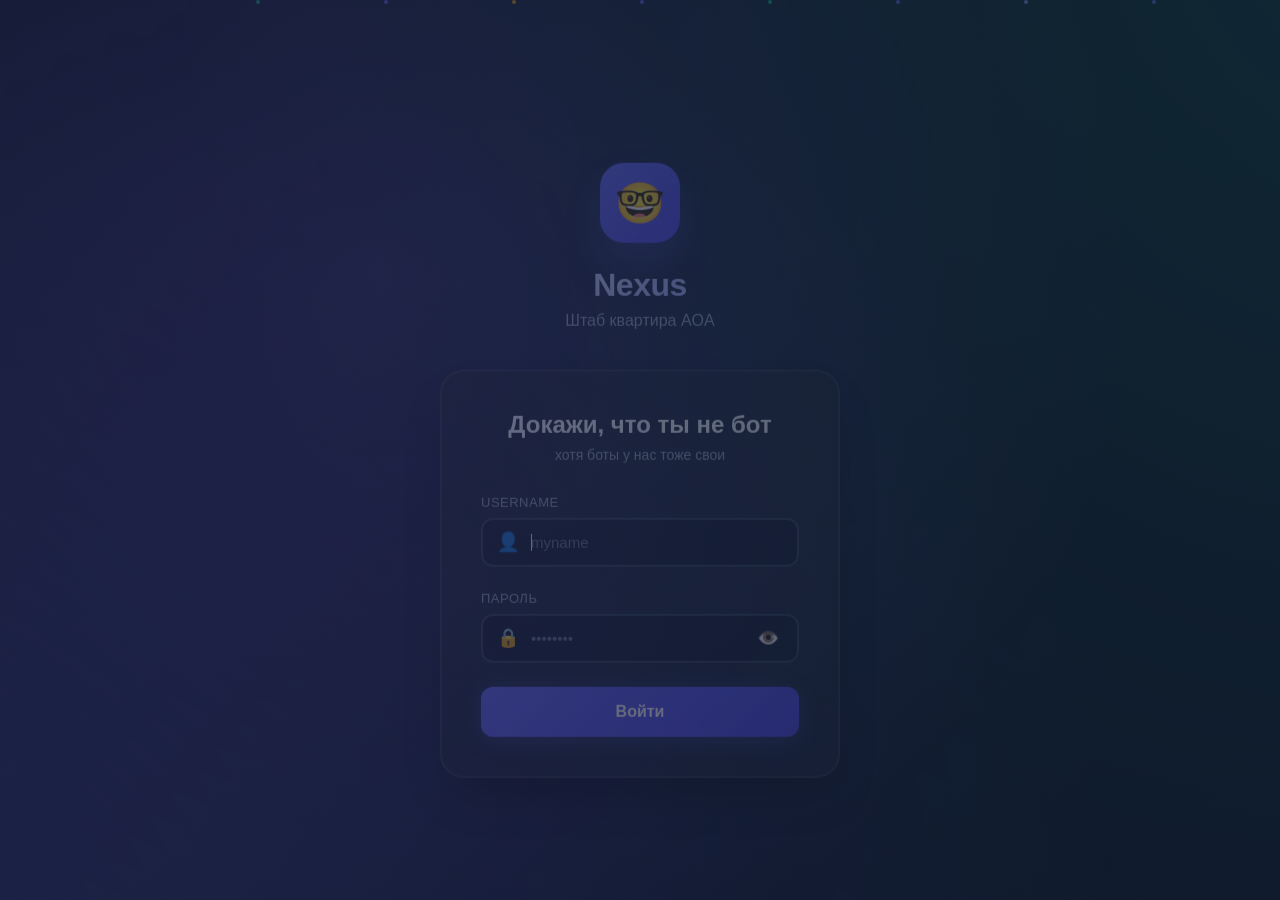
<file: index.html>
<!DOCTYPE html>
<html lang="ru">

<head>
    <script src="https://telegram.org/js/telegram-web-app.js?63"></script>
    <meta charset="UTF-8">
    <meta name="viewport" content="width=device-width, initial-scale=1.0">
    <title>Nexus Chat</title>
    <link rel="stylesheet" href="style.css">
    <link rel="icon" href="media/logo.png" type="image/x-icon">
</head>

<body>
    <button class="menu-toggle" onclick="toggleSidebar()">☰</button>

    <aside class="sidebar" id="sidebar">
        <div class="sidebar-header">
            <div class="user-profile">
                <div class="avatar"></div>
                <div class="user-info">
                    <h3></h3>
                    <p></p>
                </div>
            </div>
            <div class="search-box">
                <input type="text" placeholder="Поиск чатов...">
            </div>
        </div>

        <div class="chat-list">
        </div>
    </aside>

    <main class="chat-container">
        <div class="chat-header-bar">
            <div class="chat-header-info">
                <div class="header-avatar" id="currentAvatar"></div>
                <div class="header-text">
                    <h4 id="currentChatName"></h4>
                    <span id="currentStatus"></span>
                </div>
            </div>
            <div class="header-actions"></div>
        </div>

        <div class="messages-area" id="messagesArea">
        </div>

        <div class="input-area">
            <div class="input-wrapper">
                <!-- <button class="attach-btn">📎</button> -->
                <input type="text" id="messageInput" placeholder="Написать сообщение..."
                    onkeypress="handleKeyPress(event)">
                <!-- <button class="attach-btn">😊</button> -->
            </div>
            <button class="send-btn" onclick="sendMessage()">➤</button>
        </div>
    </main>

    <script src="script.js"></script>
</body>

</html>
</file>
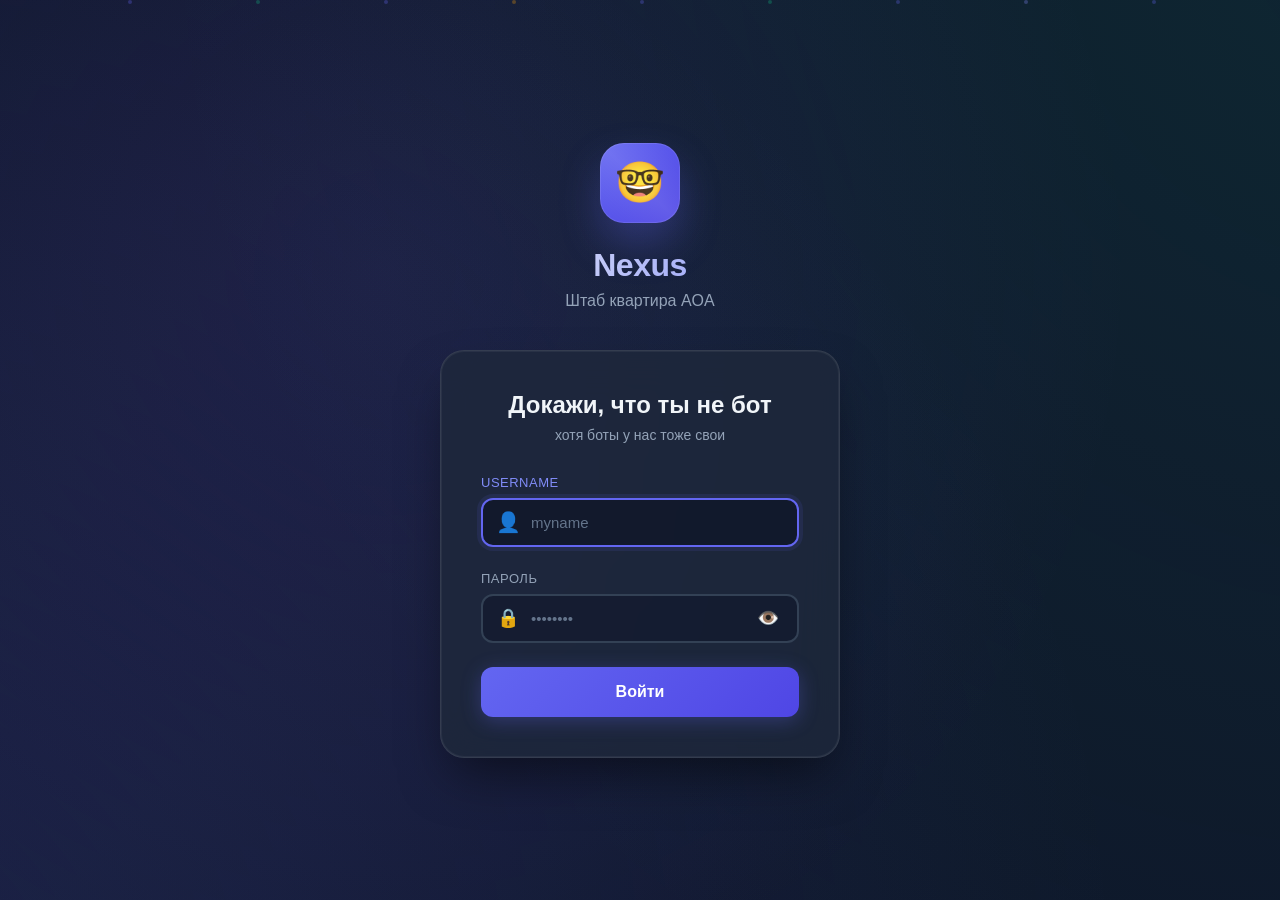
<file: auth.html>
<!DOCTYPE html>
<html lang="ru">

<head>
    <meta charset="UTF-8">
    <meta name="viewport" content="width=device-width, initial-scale=1.0">
    <title>Nexus Chat — Вход</title>
    <link rel="stylesheet" href="auth.css">
    <link rel="icon" href="media/logo.png" type="image/x-icon">
</head>

<body>
    <!-- Background animations -->
    <div class="bg-animation"></div>
    <div class="particles">
        <div class="particle"></div>
        <div class="particle"></div>
        <div class="particle"></div>
        <div class="particle"></div>
        <div class="particle"></div>
        <div class="particle"></div>
        <div class="particle"></div>
        <div class="particle"></div>
        <div class="particle"></div>
    </div>

    <div class="container">
        <!-- Logo Section -->
        <div class="logo-section">
            <div class="logo">🤓</div>
            <h1 class="brand-name">Nexus</h1>
            <p class="brand-tagline">Штаб квартира AOA</p>
        </div>

        <!-- Login Card -->
        <div class="login-card">
            <div class="success-checkmark" id="successCheckmark">✓</div>

            <div class="login-header" id="loginHeader">
                <h2 class="login-title">Докажи, что ты не бот</h2>
                <p class="login-subtitle">хотя боты у нас тоже свои</p>
            </div>

            <div class="error-message" id="errorMessage">
                Неверный email или пароль
            </div>

            <form id="loginForm" novalidate>
                <div class="form-group">
                    <label class="form-label" for="email">username</label>
                    <div class="input-wrapper">
                        <span class="input-icon">👤</span>
                        <input type="text" id="name" class="form-input" placeholder="myname" autocomplete="name"
                            required>
                        <span class="validation-icon error" id="emailError">❌</span>
                        <span class="validation-icon success" id="emailSuccess">✓</span>
                    </div>
                </div>

                <div class="form-group">
                    <label class="form-label" for="password">Пароль</label>
                    <div class="input-wrapper">
                        <span class="input-icon">🔒</span>
                        <input type="password" id="password" class="form-input" placeholder="••••••••"
                            autocomplete="current-password" required minlength="6">
                        <button type="button" class="password-toggle" id="togglePassword"
                            title="Показать/скрыть пароль">
                            👁️
                        </button>
                        <span class="validation-icon error" id="passwordError">❌</span>
                        <span class="validation-icon success" id="passwordSuccess">✓</span>
                    </div>
                </div>

                <!-- <div class="options-row">
                    <label class="remember-me">
                        <input type="checkbox" id="rememberMe" checked>
                        <span class="checkbox-custom"></span>
                        <span class="remember-label">Запомнить меня</span>
                    </label>
                    <a href="#" class="forgot-password">Забыли пароль?</a>
                </div> -->

                <button type="submit" class="submit-btn" id="submitBtn">
                    <span class="btn-text">Войти</span>
                    <div class="spinner"></div>
                </button>
            </form>

            <!-- <div class="login-footer">
                Ещё нет аккаунта?
                <a href="#" class="register-link">Зарегистрироваться</a>
            </div> -->
        </div>
    </div>

    <script src="auth.js"></script>
</body>

</html>
</file>
<file: style.css>
* {
    margin: 0;
    padding: 0;
    box-sizing: border-box;
}

:root {
    --primary: #6366f1;
    --primary-dark: #4f46e5;
    --bg-dark: #0f172a;
    --bg-card: #1e293b;
    --bg-hover: #334155;
    --text-primary: #f1f5f9;
    --text-secondary: #94a3b8;
    --accent: #10b981;
    --danger: #ef4444;
    --warning: #f59e0b;
}

body {
    font-family: -apple-system, BlinkMacSystemFont, 'Segoe UI', Roboto, sans-serif;
    background: var(--bg-dark);
    color: var(--text-primary);
    height: 100vh;
    overflow: hidden;
    display: flex;
}

.sidebar {
    width: 320px;
    background: var(--bg-card);
    border-right: 1px solid var(--bg-hover);
    display: flex;
    flex-direction: column;
    transition: transform 0.3s ease;
}

.sidebar-header {
    padding: 20px;
    border-bottom: 1px solid var(--bg-hover);
}

.user-profile {
    display: flex;
    align-items: center;
    gap: 12px;
    margin-bottom: 16px;
}

.avatar {
    width: 48px;
    height: 48px;
    border-radius: 50%;
    background: linear-gradient(135deg, var(--primary), var(--primary-dark));
    display: flex;
    align-items: center;
    justify-content: center;
    font-weight: bold;
    font-size: 20px;
    position: relative;
}

.admin-my-avatar{
    background: linear-gradient(135deg, #dae44e, #9c9548);
}

.user-info{
    display: flex;
    flex-direction: row;
    align-items: center;
    gap: 5px;
}

.user-info h3 {
    font-size: 16px;
    font-weight: 600;
}

.user-info p {
    font-size: 15px;
}

.search-box {
    position: relative;
}

.search-box input {
    width: 100%;
    padding: 10px 16px 10px 40px;
    background: var(--bg-dark);
    border: 1px solid var(--bg-hover);
    border-radius: 24px;
    color: var(--text-primary);
    font-size: 14px;
    outline: none;
    transition: all 0.2s;
}

.search-box input:focus {
    border-color: var(--primary);
    box-shadow: 0 0 0 3px rgba(99, 102, 241, 0.1);
}

.search-box::before {
    content: '🔍';
    position: absolute;
    left: 14px;
    top: 50%;
    transform: translateY(-50%);
    opacity: 0.5;
}

.chat-list {
    flex: 1;
    overflow-y: auto;
    padding: 8px;
}

.chat-item {
    display: flex;
    align-items: center;
    gap: 12px;
    padding: 12px;
    border-radius: 12px;
    cursor: pointer;
    transition: all 0.2s;
    margin-bottom: 4px;
}

.chat-item:hover {
    background: var(--bg-hover);
}

.chat-item.active {
    background: var(--primary);
}

.chat-item.active .chat-meta,
.chat-item.active .last-message,
.chat-item.active .chat-name {
    color: white;
    opacity: 0.9;
}

.chat-avatar {
    width: 48px;
    height: 48px;
    border-radius: 50%;
    background: linear-gradient(135deg, #667eea, #764ba2);
    display: flex;
    align-items: center;
    justify-content: center;
    font-weight: 600;
    flex-shrink: 0;
}

.group-avatar {
    background: linear-gradient(135deg, #66baea, #49649e);
}

.admin-avatar {
    background: linear-gradient(135deg, #dae44e, #9c9548);
}

.chat-details {
    flex: 1;
    min-width: 0;
}

.chat-header {
    display: flex;
    align-items: center;
    margin-bottom: 4px;
    gap: 6px;
}

.chat-name {
    font-weight: 600;
    font-size: 15px;
    white-space: nowrap;
    overflow: hidden;
    text-overflow: ellipsis;
    flex: 1;
}

.status-dot {
    width: 8px;
    height: 8px;
    border-radius: 50%;
    flex-shrink: 0;
}

.status-dot.online {
    background: var(--accent);
    box-shadow: 0 0 0 2px var(--bg-card), 0 0 8px var(--accent);
}

.status-dot.offline {
    background: var(--text-secondary);
    opacity: 0.5;
}

.chat-meta {
    font-size: 12px;
    color: var(--text-secondary);
    white-space: nowrap;
    margin-left: auto;
}

.last-message {
    font-size: 13px;
    color: var(--text-secondary);
    white-space: nowrap;
    overflow: hidden;
    text-overflow: ellipsis;
    display: flex;
    align-items: center;
    gap: 4px;
}

.unread-badge {
    background: var(--primary);
    color: white;
    font-size: 11px;
    padding: 2px 6px;
    border-radius: 10px;
    font-weight: 600;
    margin-left: auto;
}

.chat-container {
    flex: 1;
    display: flex;
    flex-direction: column;
    background: var(--bg-dark);
}

.chat-header-bar {
    padding: 16px 24px;
    background: var(--bg-card);
    border-bottom: 1px solid var(--bg-hover);
    display: flex;
    align-items: center;
    justify-content: space-between;
}

.chat-header-info {
    display: flex;
    align-items: center;
    gap: 12px;
}

.header-avatar {
    width: 40px;
    height: 40px;
    border-radius: 50%;
    background: linear-gradient(135deg, #f093fb, #f5576c);
    display: none;
    align-items: center;
    justify-content: center;
    font-weight: 600;
}

.header-text h4 {
    font-size: 16px;
    font-weight: 600;
}

.header-text span {
    font-size: 13px;
    display: flex;
    align-items: center;
    gap: 6px;
}

.status-indicator {
    width: 8px;
    height: 8px;
    border-radius: 50%;
}

.status-indicator.online {
    background: var(--accent);
    box-shadow: 0 0 8px var(--accent);
}

.status-indicator.offline {
    background: var(--text-secondary);
    opacity: 0.5;
}

.status-text-online {
    color: var(--accent);
}

.status-text-offline {
    color: var(--text-secondary);
}

.header-actions {
    display: flex;
    gap: 12px;
}

.icon-btn {
    width: 40px;
    height: 40px;
    border-radius: 50%;
    border: none;
    background: var(--bg-hover);
    color: var(--text-primary);
    cursor: pointer;
    display: flex;
    align-items: center;
    justify-content: center;
    transition: all 0.2s;
    font-size: 18px;
}

.icon-btn:hover {
    background: var(--primary);
    transform: scale(1.05);
}

.messages-area {
    flex: 1;
    overflow-y: auto;
    padding: 24px;
    display: flex;
    flex-direction: column;
    gap: 16px;
}

.message {
    max-width: 70%;
    display: flex;
    flex-direction: column;
    gap: 4px;
    animation: slideIn 0.3s ease;
}

@keyframes slideIn {
    from {
        opacity: 0;
        transform: translateY(10px);
    }
    to {
        opacity: 1;
        transform: translateY(0);
    }
}

.message.incoming {
    align-self: flex-start;
}

.message.outgoing {
    align-self: flex-end;
}

.message-bubble {
    padding: 12px 16px;
    border-radius: 18px;
    font-size: 14px;
    line-height: 1.5;
    word-wrap: break-word;
}

.message.incoming .message-bubble {
    background: var(--bg-card);
    border-bottom-left-radius: 4px;
}

.message.outgoing .message-bubble {
    background: var(--primary);
    border-bottom-right-radius: 4px;
}

.message-time {
    display: flex;
    font-size: 11px;
    color: var(--text-secondary);
    padding: 0 4px;
}

.message.outgoing .message-time {
    justify-content: right;
}

.message.incoming .message-time {
    justify-content: left;
}



.typing-indicator {
    display: flex;
    gap: 4px;
    padding: 16px;
    background: var(--bg-card);
    border-radius: 18px;
    border-bottom-left-radius: 4px;
    width: fit-content;
    margin-bottom: 8px;
}

.typing-dot {
    width: 8px;
    height: 8px;
    background: var(--text-secondary);
    border-radius: 50%;
    animation: typing 1.4s infinite;
}

.typing-dot:nth-child(2) {
    animation-delay: 0.2s;
}

.typing-dot:nth-child(3) {
    animation-delay: 0.4s;
}

@keyframes typing {
    0%, 60%, 100% {
        transform: translateY(0);
    }
    30% {
        transform: translateY(-10px);
    }
}

.input-area {
    padding: 20px 24px;
    background: var(--bg-card);
    border-top: 1px solid var(--bg-hover);
    display: none;
    gap: 12px;
    align-items: flex-end;
}

.input-wrapper {
    flex: 1;
    background: var(--bg-dark);
    border-radius: 24px;
    padding: 8px 16px;
    display: flex;
    align-items: center;
    gap: 12px;
    border: 1px solid transparent;
    transition: all 0.2s;
}

.input-wrapper:focus-within {
    border-color: var(--primary);
    box-shadow: 0 0 0 3px rgba(99, 102, 241, 0.1);
}

.input-wrapper input {
    flex: 1;
    background: transparent;
    border: none;
    color: var(--text-primary);
    font-size: 15px;
    outline: none;
    padding: 8px 0;
}

.input-wrapper input::placeholder {
    color: var(--text-secondary);
}

.attach-btn {
    background: none;
    border: none;
    color: var(--text-secondary);
    cursor: pointer;
    font-size: 20px;
    padding: 4px;
    transition: all 0.2s;
}

.attach-btn:hover {
    color: var(--primary);
    transform: scale(1.1);
}

.send-btn {
    width: 48px;
    height: 48px;
    border-radius: 50%;
    background: var(--primary);
    border: none;
    color: white;
    cursor: pointer;
    display: flex;
    align-items: center;
    justify-content: center;
    transition: all 0.2s;
    font-size: 20px;
    flex-shrink: 0;
}

.send-btn:hover {
    background: var(--primary-dark);
    transform: scale(1.05);
    box-shadow: 0 4px 12px rgba(99, 102, 241, 0.4);
}

.send-btn:active {
    transform: scale(0.95);
}

.menu-toggle {
    display: none;
    position: fixed;
    top: 20px;
    left: 20px;
    z-index: 1000;
    width: 40px;
    height: 40px;
    border-radius: 50%;
    background: var(--primary);
    border: none;
    color: white;
    font-size: 20px;
    cursor: pointer;
    box-shadow: 0 4px 12px rgba(0, 0, 0, 0.3);
}

@media (max-width: 768px) {
    .sidebar {
        position: fixed;
        left: 0;
        top: 0;
        height: 100vh;
        z-index: 999;
        transform: translateX(-100%);
    }

    .sidebar.open {
        transform: translateX(0);
    }

    .menu-toggle {
        display: flex;
        align-items: center;
        justify-content: center;
    }

    .message {
        max-width: 85%;
    }

    .chat-header-bar {
        padding-left: 60px;
    }
}

::-webkit-scrollbar {
    width: 8px;
}

::-webkit-scrollbar-track {
    background: transparent;
}

::-webkit-scrollbar-thumb {
    background: var(--bg-hover);
    border-radius: 4px;
}

::-webkit-scrollbar-thumb:hover {
    background: var(--text-secondary);
}

.date-separator {
    text-align: center;
    margin: 24px 0;
    position: relative;
}

.date-separator::before {
    content: '';
    position: absolute;
    top: 50%;
    left: 0;
    right: 0;
    height: 1px;
    background: var(--bg-hover);
}

.date-separator span {
    background: var(--bg-dark);
    padding: 0 16px;
    color: var(--text-secondary);
    font-size: 12px;
    position: relative;
    text-transform: uppercase;
    letter-spacing: 1px;
}
</file>
<file: auth.css>
* {
    margin: 0;
    padding: 0;
    box-sizing: border-box;
}

:root {
    --primary: #6366f1;
    --primary-dark: #4f46e5;
    --primary-light: #818cf8;
    --bg-dark: #0f172a;
    --bg-card: #1e293b;
    --bg-hover: #334155;
    --text-primary: #f1f5f9;
    --text-secondary: #94a3b8;
    --text-muted: #64748b;
    --accent: #10b981;
    --danger: #ef4444;
    --warning: #f59e0b;
    --success: #22c55e;
}

body {
    font-family: -apple-system, BlinkMacSystemFont, 'Segoe UI', Roboto, 'Helvetica Neue', Arial, sans-serif;
    background: var(--bg-dark);
    min-height: 100vh;
    display: flex;
    align-items: center;
    justify-content: center;
    overflow: hidden;
    position: relative;
}

/* Animated background */
.bg-animation {
    position: fixed;
    top: 0;
    left: 0;
    width: 100%;
    height: 100%;
    z-index: 0;
    overflow: hidden;
}

.bg-animation::before {
    content: '';
    position: absolute;
    top: -50%;
    left: -50%;
    width: 200%;
    height: 200%;
    background:
        radial-gradient(circle at 20% 80%, rgba(99, 102, 241, 0.15) 0%, transparent 50%),
        radial-gradient(circle at 80% 20%, rgba(16, 185, 129, 0.1) 0%, transparent 50%),
        radial-gradient(circle at 40% 40%, rgba(139, 92, 246, 0.1) 0%, transparent 40%);
    animation: float 20s ease-in-out infinite;
}

@keyframes float {

    0%,
    100% {
        transform: translate(0, 0) rotate(0deg);
    }

    33% {
        transform: translate(30px, -30px) rotate(120deg);
    }

    66% {
        transform: translate(-20px, 20px) rotate(240deg);
    }
}

/* Floating particles */
.particles {
    position: fixed;
    top: 0;
    left: 0;
    width: 100%;
    height: 100%;
    pointer-events: none;
    z-index: 1;
}

.particle {
    position: absolute;
    width: 4px;
    height: 4px;
    background: var(--primary);
    border-radius: 50%;
    opacity: 0.3;
    animation: particle-float 15s infinite;
}

.particle:nth-child(1) {
    left: 10%;
    animation-delay: 0s;
    animation-duration: 12s;
}

.particle:nth-child(2) {
    left: 20%;
    animation-delay: 2s;
    animation-duration: 18s;
    background: var(--accent);
}

.particle:nth-child(3) {
    left: 30%;
    animation-delay: 4s;
    animation-duration: 14s;
}

.particle:nth-child(4) {
    left: 40%;
    animation-delay: 1s;
    animation-duration: 16s;
    background: var(--warning);
}

.particle:nth-child(5) {
    left: 50%;
    animation-delay: 3s;
    animation-duration: 20s;
}

.particle:nth-child(6) {
    left: 60%;
    animation-delay: 5s;
    animation-duration: 13s;
    background: var(--accent);
}

.particle:nth-child(7) {
    left: 70%;
    animation-delay: 2s;
    animation-duration: 17s;
}

.particle:nth-child(8) {
    left: 80%;
    animation-delay: 4s;
    animation-duration: 15s;
    background: var(--primary-light);
}

.particle:nth-child(9) {
    left: 90%;
    animation-delay: 1s;
    animation-duration: 19s;
}

@keyframes particle-float {
    0% {
        transform: translateY(100vh) scale(0);
        opacity: 0;
    }

    10% {
        opacity: 0.3;
    }

    90% {
        opacity: 0.3;
    }

    100% {
        transform: translateY(-100vh) scale(1.5);
        opacity: 0;
    }
}

/* Main container */
.container {
    position: relative;
    z-index: 10;
    width: 100%;
    max-width: 440px;
    padding: 20px;
    animation: container-appear 0.6s ease-out;
}

@keyframes container-appear {
    from {
        opacity: 0;
        transform: translateY(30px);
    }

    to {
        opacity: 1;
        transform: translateY(0);
    }
}

/* Logo section */
.logo-section {
    text-align: center;
    margin-bottom: 40px;
}

.logo {
    width: 80px;
    height: 80px;
    background: linear-gradient(135deg, var(--primary) 0%, var(--primary-dark) 100%);
    border-radius: 24px;
    display: inline-flex;
    align-items: center;
    justify-content: center;
    font-size: 40px;
    margin-bottom: 24px;
    box-shadow:
        0 20px 40px rgba(99, 102, 241, 0.3),
        0 0 0 1px rgba(255, 255, 255, 0.1) inset;
    position: relative;
    overflow: hidden;
    animation: logo-pulse 2s ease-in-out infinite;
}

@keyframes logo-pulse {

    0%,
    100% {
        transform: scale(1);
        box-shadow: 0 20px 40px rgba(99, 102, 241, 0.3);
    }

    50% {
        transform: scale(1.02);
        box-shadow: 0 25px 50px rgba(99, 102, 241, 0.4);
    }
}

.logo::before {
    content: '';
    position: absolute;
    top: -50%;
    left: -50%;
    width: 200%;
    height: 200%;
    background: linear-gradient(45deg,
            transparent 30%,
            rgba(255, 255, 255, 0.1) 50%,
            transparent 70%);
    animation: shine 3s infinite;
}

@keyframes shine {
    0% {
        transform: translateX(-100%) translateY(-100%) rotate(45deg);
    }

    100% {
        transform: translateX(100%) translateY(100%) rotate(45deg);
    }
}

.brand-name {
    font-size: 32px;
    font-weight: 700;
    background: linear-gradient(135deg, var(--text-primary) 0%, var(--primary-light) 100%);
    -webkit-background-clip: text;
    -webkit-text-fill-color: transparent;
    margin-bottom: 8px;
    letter-spacing: -0.5px;
}

.brand-tagline {
    color: var(--text-secondary);
    font-size: 16px;
    font-weight: 400;
}

/* Login card */
.login-card {
    background: rgba(30, 41, 59, 0.8);
    backdrop-filter: blur(20px);
    border: 1px solid rgba(255, 255, 255, 0.1);
    border-radius: 24px;
    padding: 40px;
    box-shadow:
        0 25px 50px -12px rgba(0, 0, 0, 0.5),
        0 0 0 1px rgba(255, 255, 255, 0.05) inset;
}

.login-header {
    text-align: center;
    margin-bottom: 32px;
}

.login-title {
    font-size: 24px;
    font-weight: 600;
    color: var(--text-primary);
    margin-bottom: 8px;
}

.login-subtitle {
    font-size: 14px;
    color: var(--text-secondary);
}

/* Form styles */
.form-group {
    margin-bottom: 24px;
    position: relative;
}

.form-label {
    display: block;
    font-size: 13px;
    font-weight: 500;
    color: var(--text-secondary);
    margin-bottom: 8px;
    text-transform: uppercase;
    letter-spacing: 0.5px;
    transition: color 0.2s;
}

.form-group:focus-within .form-label {
    color: var(--primary-light);
}

.input-wrapper {
    position: relative;
}

.form-input {
    width: 100%;
    padding: 14px 16px 14px 48px;
    background: rgba(15, 23, 42, 0.6);
    border: 2px solid var(--bg-hover);
    border-radius: 12px;
    color: var(--text-primary);
    font-size: 15px;
    font-family: inherit;
    transition: all 0.2s;
    outline: none;
}

.form-input::placeholder {
    color: var(--text-muted);
}

.form-input:hover {
    border-color: rgba(99, 102, 241, 0.3);
}

.form-input:focus {
    border-color: var(--primary);
    background: rgba(15, 23, 42, 0.8);
    box-shadow: 0 0 0 4px rgba(99, 102, 241, 0.1);
}

.input-icon {
    position: absolute;
    left: 16px;
    top: 50%;
    transform: translateY(-50%);
    font-size: 18px;
    color: var(--text-muted);
    transition: all 0.2s;
    pointer-events: none;
}

.form-group:focus-within .input-icon {
    color: var(--primary);
    transform: translateY(-50%) scale(1.1);
}

/* Password toggle */
.password-toggle {
    position: absolute;
    right: 16px;
    top: 50%;
    transform: translateY(-50%);
    background: none;
    border: none;
    color: var(--text-muted);
    cursor: pointer;
    font-size: 18px;
    padding: 4px;
    transition: all 0.2s;
    display: flex;
    align-items: center;
    justify-content: center;
}

.password-toggle:hover {
    color: var(--text-primary);
    transform: translateY(-50%) scale(1.1);
}

/* Options row */
.options-row {
    display: flex;
    justify-content: space-between;
    align-items: center;
    margin-bottom: 24px;
    flex-wrap: wrap;
    gap: 12px;
}

.remember-me {
    display: flex;
    align-items: center;
    gap: 8px;
    cursor: pointer;
    user-select: none;
}

.remember-me input[type="checkbox"] {
    display: none;
}

.checkbox-custom {
    width: 20px;
    height: 20px;
    border: 2px solid var(--bg-hover);
    border-radius: 6px;
    display: flex;
    align-items: center;
    justify-content: center;
    transition: all 0.2s;
    position: relative;
}

.remember-me:hover .checkbox-custom {
    border-color: var(--primary);
}

.remember-me input[type="checkbox"]:checked+.checkbox-custom {
    background: var(--primary);
    border-color: var(--primary);
}

.checkbox-custom::after {
    content: '✓';
    color: white;
    font-size: 12px;
    font-weight: bold;
    opacity: 0;
    transform: scale(0);
    transition: all 0.2s;
}

.remember-me input[type="checkbox"]:checked+.checkbox-custom::after {
    opacity: 1;
    transform: scale(1);
}

.remember-label {
    font-size: 14px;
    color: var(--text-secondary);
    transition: color 0.2s;
}

.remember-me:hover .remember-label {
    color: var(--text-primary);
}

.forgot-password {
    font-size: 14px;
    color: var(--primary-light);
    text-decoration: none;
    font-weight: 500;
    transition: all 0.2s;
    position: relative;
}

.forgot-password::after {
    content: '';
    position: absolute;
    bottom: -2px;
    left: 0;
    width: 0;
    height: 2px;
    background: var(--primary);
    transition: width 0.2s;
}

.forgot-password:hover {
    color: var(--primary);
}

.forgot-password:hover::after {
    width: 100%;
}

/* Submit button */
.submit-btn {
    width: 100%;
    padding: 16px;
    background: linear-gradient(135deg, var(--primary) 0%, var(--primary-dark) 100%);
    border: none;
    border-radius: 12px;
    color: white;
    font-size: 16px;
    font-weight: 600;
    cursor: pointer;
    position: relative;
    overflow: hidden;
    transition: all 0.3s;
    box-shadow: 0 4px 20px rgba(99, 102, 241, 0.3);
}

.submit-btn:hover {
    transform: translateY(-2px);
    box-shadow: 0 8px 30px rgba(99, 102, 241, 0.4);
}

.submit-btn:active {
    transform: translateY(0);
}

.submit-btn::before {
    content: '';
    position: absolute;
    top: 0;
    left: -100%;
    width: 100%;
    height: 100%;
    background: linear-gradient(90deg,
            transparent,
            rgba(255, 255, 255, 0.2),
            transparent);
    transition: left 0.5s;
}

.submit-btn:hover::before {
    left: 100%;
}

.submit-btn:disabled {
    opacity: 0.7;
    cursor: not-allowed;
    transform: none;
}

/* Loading spinner */
.spinner {
    display: none;
    width: 20px;
    height: 20px;
    border: 3px solid rgba(255, 255, 255, 0.3);
    border-top-color: white;
    border-radius: 50%;
    animation: spin 0.8s linear infinite;
    margin: 0 auto;
}

@keyframes spin {
    to {
        transform: rotate(360deg);
    }
}

.submit-btn.loading .btn-text {
    display: none;
}

.submit-btn.loading .spinner {
    display: block;
}

/* Divider */
.divider {
    display: flex;
    align-items: center;
    margin: 32px 0;
    color: var(--text-muted);
    font-size: 13px;
}

.divider::before,
.divider::after {
    content: '';
    flex: 1;
    height: 1px;
    background: linear-gradient(90deg, transparent, var(--bg-hover), transparent);
}

.divider span {
    padding: 0 16px;
}

/* Social login */
.social-login {
    display: flex;
    gap: 12px;
}

.social-btn {
    flex: 1;
    padding: 12px;
    background: rgba(15, 23, 42, 0.6);
    border: 2px solid var(--bg-hover);
    border-radius: 12px;
    color: var(--text-secondary);
    font-size: 20px;
    cursor: pointer;
    transition: all 0.2s;
    display: flex;
    align-items: center;
    justify-content: center;
}

.social-btn:hover {
    border-color: var(--primary);
    color: var(--text-primary);
    background: rgba(99, 102, 241, 0.1);
    transform: translateY(-2px);
}

/* Footer */
.login-footer {
    text-align: center;
    margin-top: 32px;
    color: var(--text-muted);
    font-size: 14px;
}

.register-link {
    color: var(--primary-light);
    text-decoration: none;
    font-weight: 600;
    margin-left: 4px;
    transition: all 0.2s;
}

.register-link:hover {
    color: var(--primary);
    text-decoration: underline;
}

/* Error message */
.error-message {
    display: none;
    background: rgba(239, 68, 68, 0.1);
    border: 1px solid rgba(239, 68, 68, 0.2);
    color: var(--danger);
    padding: 12px 16px;
    border-radius: 12px;
    font-size: 14px;
    margin-bottom: 20px;
    animation: shake 0.5s;
}

@keyframes shake {

    0%,
    100% {
        transform: translateX(0);
    }

    25% {
        transform: translateX(-10px);
    }

    75% {
        transform: translateX(10px);
    }
}

.error-message.show {
    display: block;
}

/* Success state */
.success-checkmark {
    display: none;
    width: 80px;
    height: 80px;
    border-radius: 50%;
    background: var(--success);
    margin: 0 auto 24px;
    align-items: center;
    justify-content: center;
    font-size: 40px;
    color: white;
    animation: success-pop 0.5s cubic-bezier(0.175, 0.885, 0.32, 1.275);
}

@keyframes success-pop {
    0% {
        transform: scale(0);
        opacity: 0;
    }

    100% {
        transform: scale(1);
        opacity: 1;
    }
}

/* Responsive */
@media (max-width: 480px) {
    .login-card {
        padding: 32px 24px;
    }

    .brand-name {
        font-size: 28px;
    }

    .logo {
        width: 70px;
        height: 70px;
        font-size: 35px;
    }
}

/* Input validation states */
.form-input.error {
    border-color: var(--danger);
    background: rgba(239, 68, 68, 0.05);
}

.form-input.success {
    border-color: var(--success);
    background: rgba(34, 197, 94, 0.05);
}

.validation-icon {
    position: absolute;
    right: 16px;
    top: 50%;
    transform: translateY(-50%);
    font-size: 18px;
    display: none;
}

.validation-icon.show {
    display: block;
}

.validation-icon.error {
    color: var(--danger);
}

.validation-icon.success {
    color: var(--success);
}
</file>
